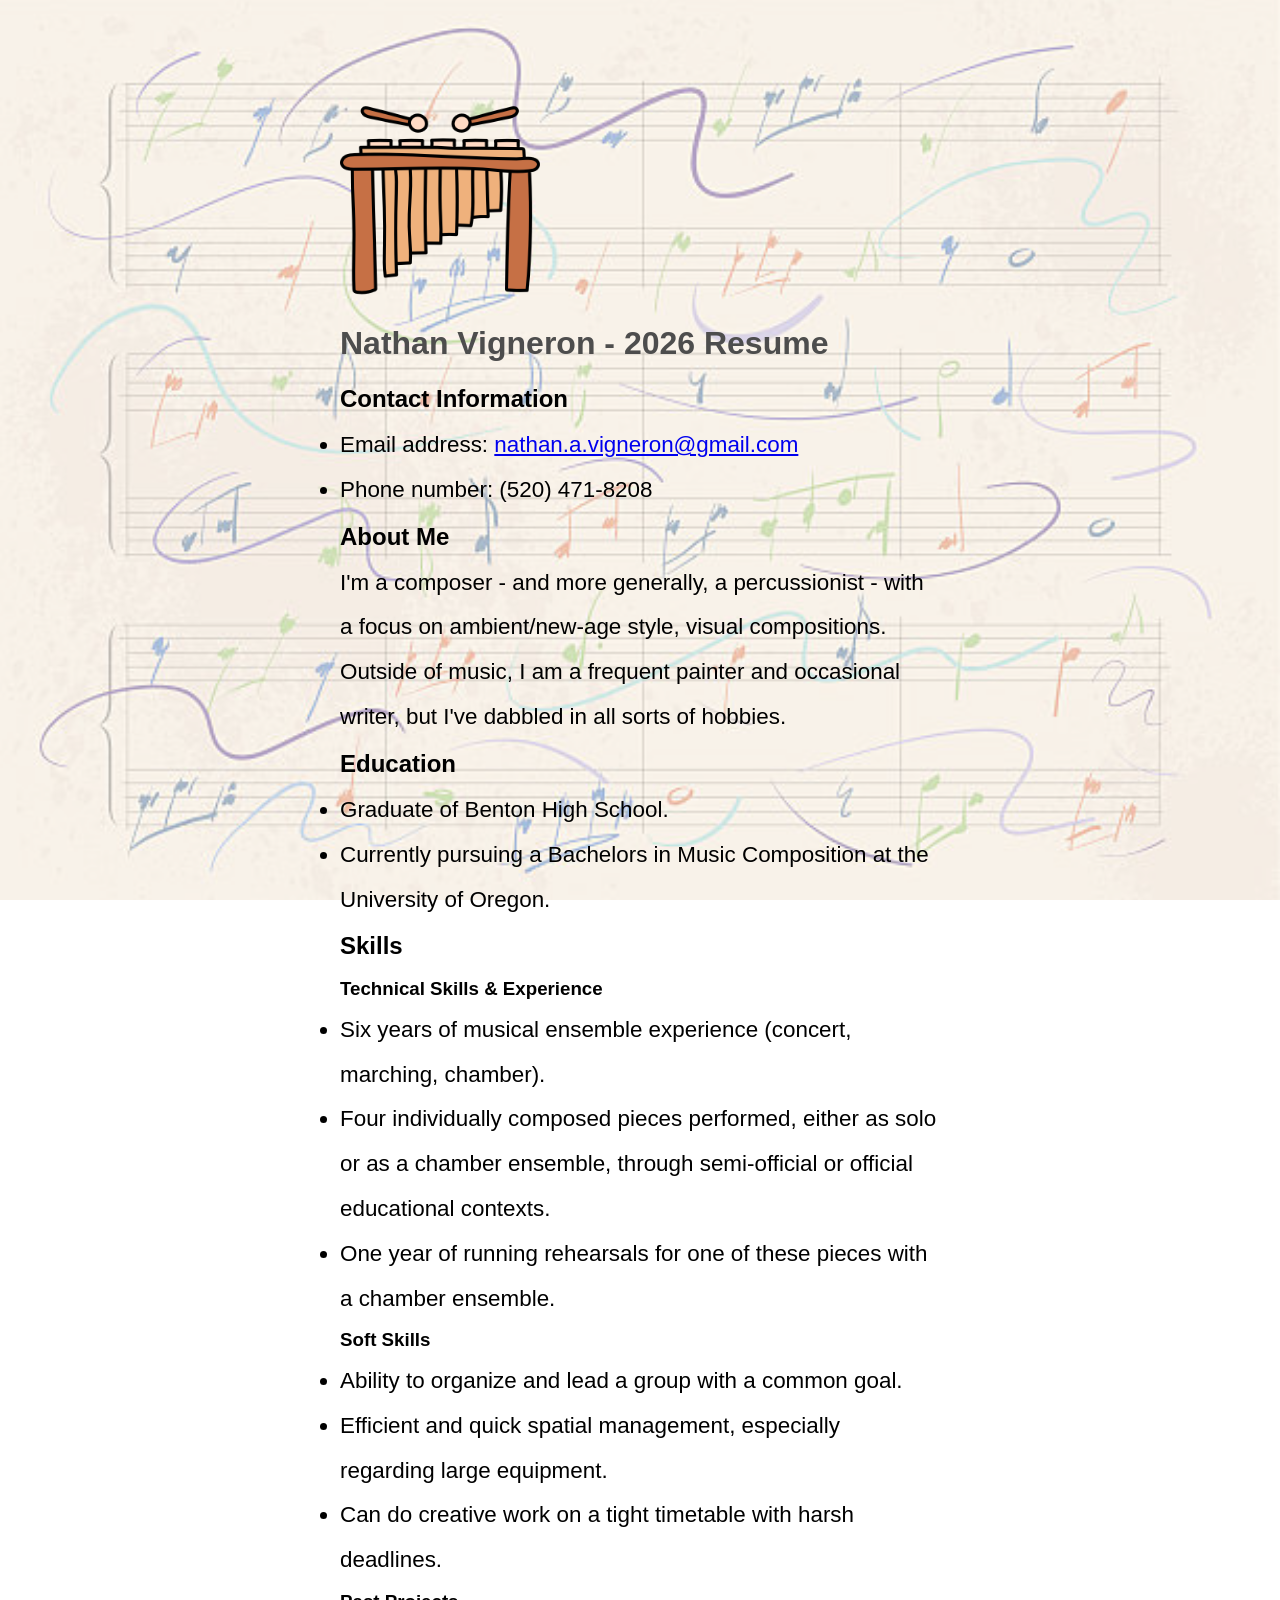
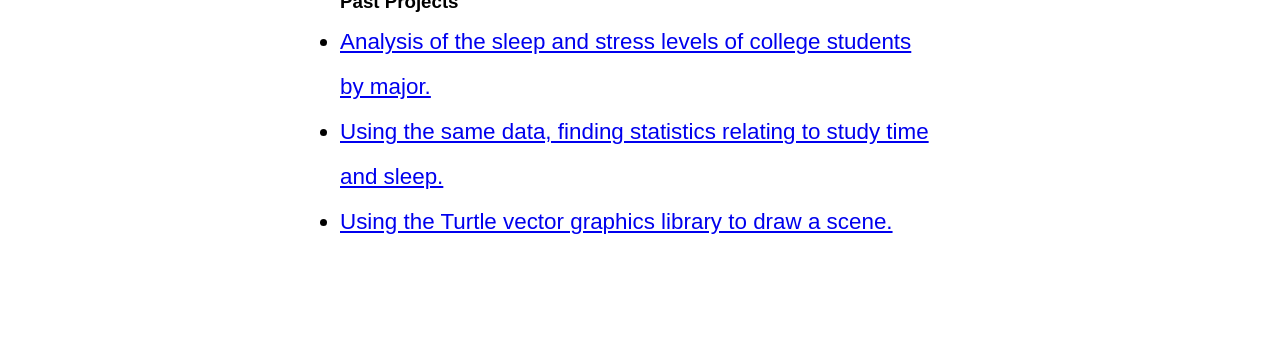
<file: index.html>
<!DOCTYPE html>
<html lang="en">
  <head>
    <link rel="stylesheet" href="styles.css">
    <meta charset="UTF-8" />
    <meta name="viewport" content="width=device-width, initial-scale=1.0" />
    <title>2026 Resume</title>
  </head>
  <body>
    <img src="marimbaimg.png" width="200" height="200">
    <h1>Nathan Vigneron - 2026 Resume</h1>
    <h2>Contact Information</h2>
    <ul>
      <li>Email address: <a href="mailto:nathan.a.vigneron@gmail.com">nathan.a.vigneron@gmail.com</a></li>
      <li>Phone number: (520) 471-8208</li>
    </ul>
    <section>
      <h2>About Me</h2>
      <p>I'm a composer - and more generally, a percussionist - with a focus on ambient/new-age style, visual compositions.
        Outside of music, I am a frequent painter and occasional writer, but I've dabbled in all sorts of hobbies.</p>
    </section>
    <section>
      <h2>Education</h2>
    <ul>
      <li>Graduate of Benton High School.</li>
      <li>Currently pursuing a Bachelors in Music Composition at the University of Oregon.</li>
    </ul>
    </section>
    <section>
      <h2>Skills</h2>
      <h3>Technical Skills & Experience</h3>
    <ul>
      <li>Six years of musical ensemble experience (concert, marching, chamber).</li>
      <li>Four individually composed pieces performed, either as solo or as a chamber ensemble, through semi-official or official educational contexts.</li>
      <li>One year of running rehearsals for one of these pieces with a chamber ensemble.</li>
    </ul>
      <h3>Soft Skills</h3>
    <ul>
      <li>Ability to organize and lead a group with a common goal.</li>
      <li>Efficient and quick spatial management, especially regarding large equipment.</li>
      <li>Can do creative work on a tight timetable with harsh deadlines.</li>
    </ul>
      <h3>Past Projects</h3>
    <ul>
      <li><a href="Project6.pdf"> Analysis of the sleep and stress levels of college students by major.</a></li>
      <li><a href="Project7.pdf"> Using the same data, finding statistics relating to study time and sleep.</a></li>
      <li><a href="project1.html"> Using the Turtle vector graphics library to draw a scene.</a></li>
    </ul>
    </section>
  </body>
</html>
</file>
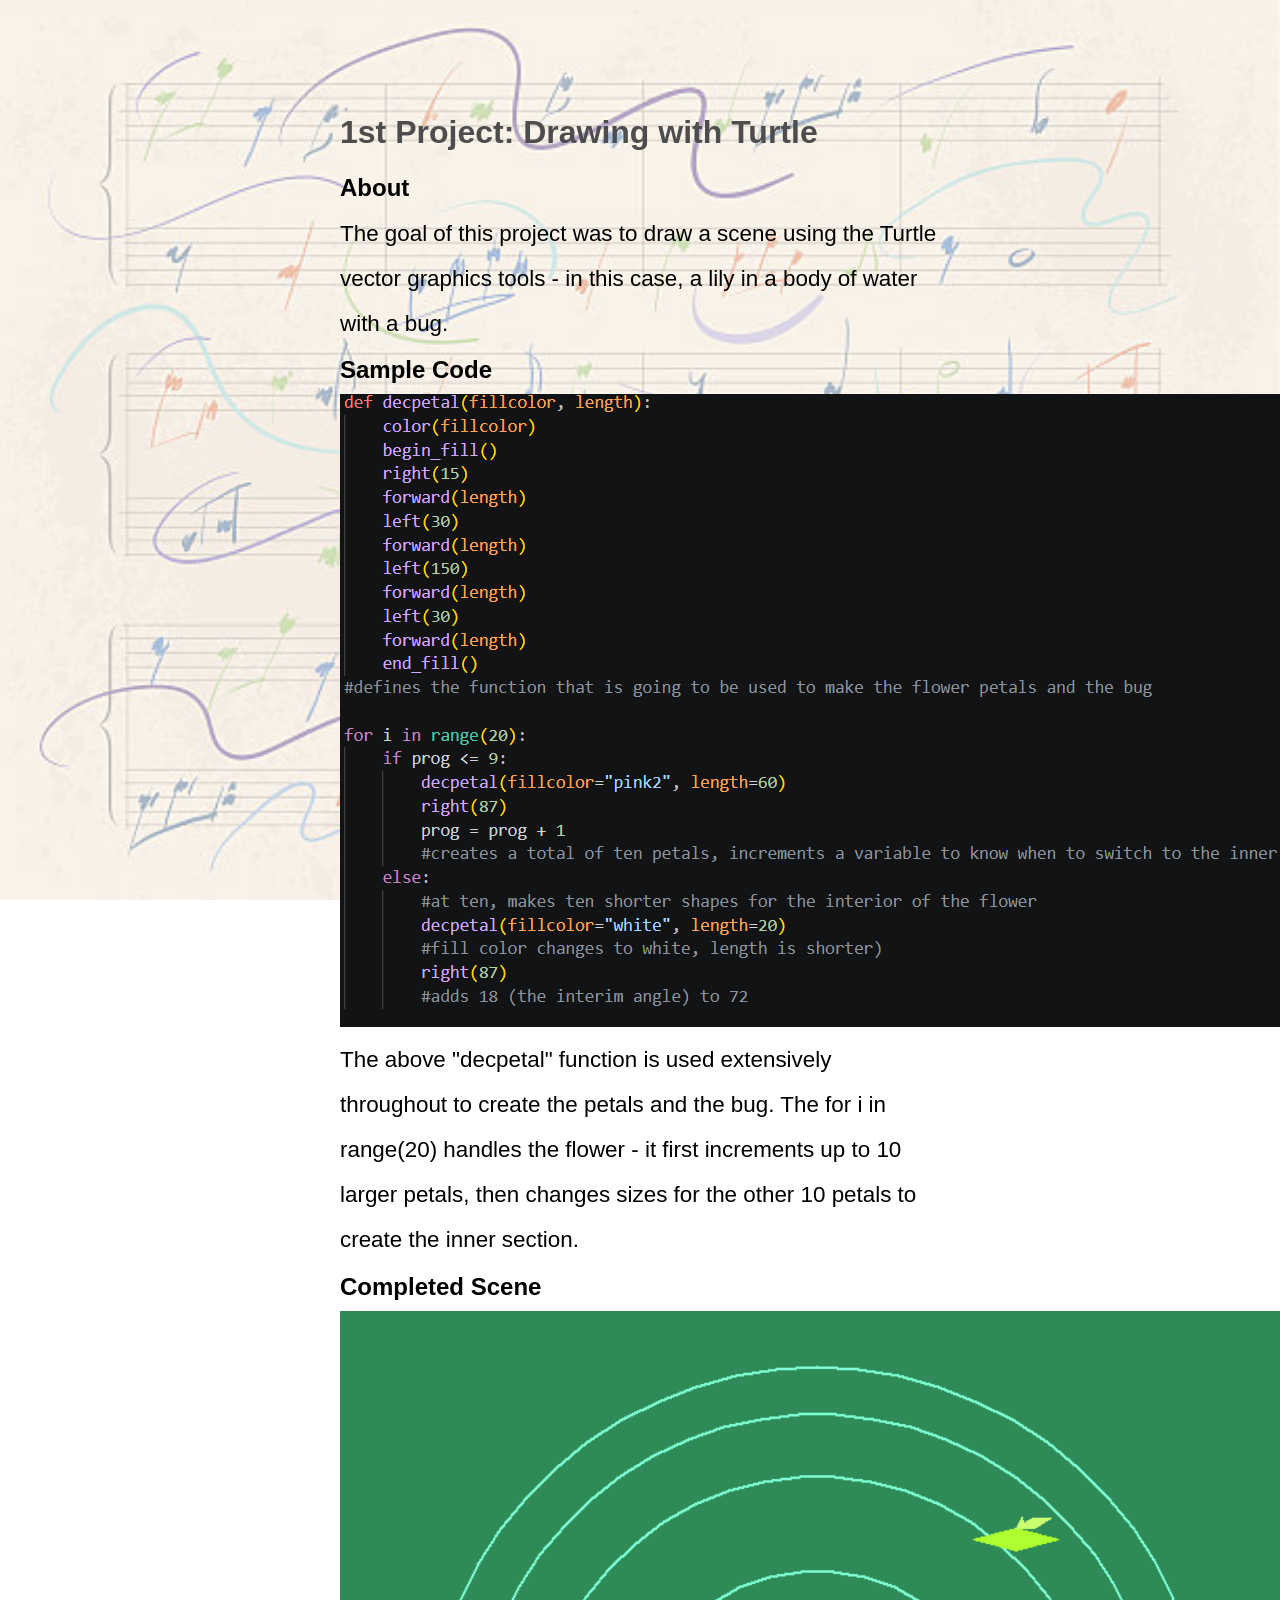
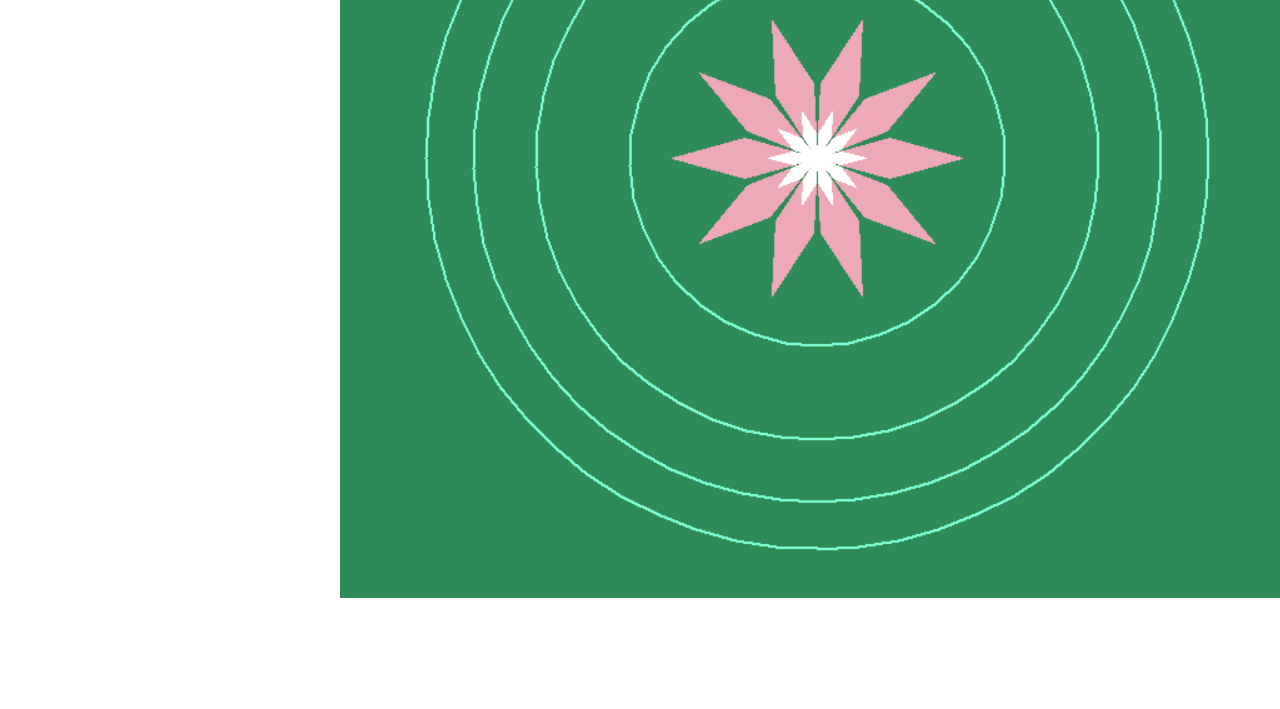
<file: project1.html>
<!DOCTYPE html>
<html lang="en">
  <head>
    <link rel="stylesheet" href="styles.css">
    <meta charset="UTF-8" />
    <meta name="viewport" content="width=device-width, initial-scale=1.0" />
    <title>2026 Resume</title>
  </head>
  <body>
    <h1>1st Project: Drawing with Turtle</h1>
    <section>
      <h2>About</h2>
      <p>The goal of this project was to draw a scene using the Turtle vector graphics tools - in this case, a lily in a body of water with a bug.</p>
    </section>
    <section>
      <h2>Sample Code</h2>
     <img src="lilycode.png"/>
     <p>The above "decpetal" function is used extensively throughout to create the petals and the bug. The for i in range(20) handles the flower - it first increments up to 10 larger petals, then changes sizes for the other 10 petals to create the inner section.</p>
    </section>
    <section>
      <h2>Completed Scene</h2>
     <img src="lilyscene.png"/>
    </section>
  </body>
</html>
</file>
<file: styles.css>
/* nathan vigneron */
* {
    margin: 0;
    padding: 0;
    box-sizing: border-box;
}

body {
    font-family: Verdana, sans-serif;
    line-height: 2.0;
    color: #000000;
    max-width: 800px;
    margin: 0 auto;
    padding: 100px;
    position: relative;
}

h1 {
    font-family: Verdana, sans-serif;
    line-height: 2.0;
    color: #4d4d4d;
    max-width: 1200px;
    margin: 0 auto;
    padding: 0px;
    position: relative;
}

p {
    font-family: Arial Narrow, sans-serif;
    font-size: 140%;
    line-height: 2.0;
    color: #000000;
    max-width: 1200px;
    margin: 0 auto;
    padding: 0px;
    position: relative;
}

ul {
    font-family: Arial Narrow, sans-serif;
    font-size: 140%;
    line-height: 2.0;
    color: #000000;
    max-width: 1200px;
    margin: 0 auto;
    padding: 0px;
    position: relative;
}

body:before {
    content: "";
    position: fixed;
    top: 0;
    left: 0;
    width: 100%;
    height: 100%;
    background-image: url('sheet.jpg');
    background-size: cover;
    background-position: center;
    opacity: 0.4;
    z-index: -1;
}
</file>
